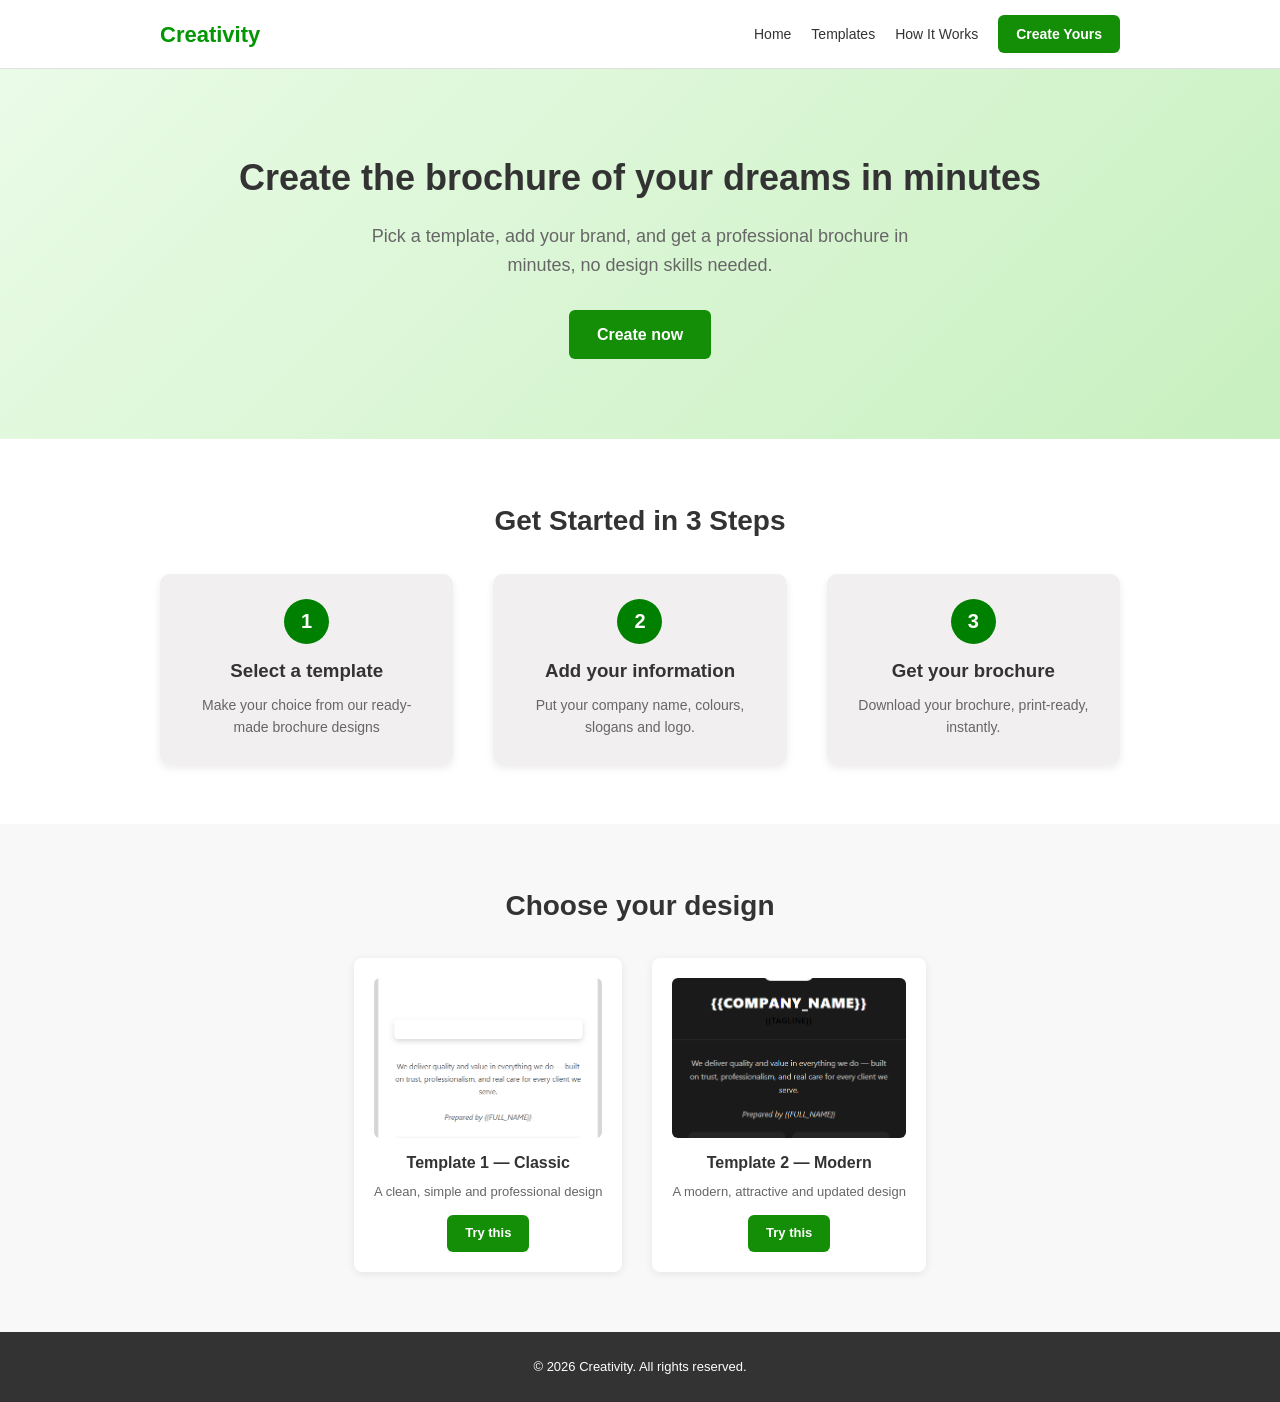
<file: index.html>
<!DOCTYPE html>
<html lang="en">
<head>
    <meta charset="UTF-8">
    <meta name="viewport" content="width=device-width, initial-scale=1.0">
    <title>Creativity — Brochure Generator</title>
    <link rel="stylesheet" href="assets/css/style.css">
</head>
<body>

    <div class="header">
        <div class="container">
            <div class="logo">Creativity</div>
            <div class="nav">
                <a href="index.html">Home</a>
                <a href="#templates">Templates</a>
                <a href="#how">How It Works</a>
                <a href="test.html" class="btn-small" style="color: white;">Create Yours</a>
            </div>
        </div>
    </div>

    <div class="hero">
        <div class="container">
            <h1>Create the brochure of your dreams in minutes</h1>
            <p class="hero-sub">Pick a template, add your brand, and get a professional brochure in minutes,
                 no design skills needed.</p>
            <a href="test.html" class="btn">Create now</a>
        </div>
    </div>

    <div id="how" class="section">
        <div class="container">
            <h2>Get Started in 3 Steps</h2>
            <div class="steps">
                <div class="step">
                    <div class="step-num">1</div>
                    <h3>Select a template</h3>
                    <p>Make your choice from our ready-made brochure designs</p>
                </div>
                <div class="step">
                    <div class="step-num">2</div>
                    <h3>Add your information</h3>
                    <p> Put your company name, colours, slogans and logo.</p>
                </div>
                <div class="step">
                    <div class="step-num">3</div>
                    <h3>Get your brochure</h3>
                    <p>Download your brochure, print-ready, instantly.</p>
                </div>
            </div>
        </div>
    </div>

    <div id="templates" class="section grey">
        <div class="container">
            <h2>Choose your design</h2>
            <div class="template-grid">
               <div class="template-card">
                    <img src="assets/images/template1-preview (1).png" alt="Template 1 — Classic preview" class="template-box">
                    <h3>Template 1 — Classic</h3>
                    <p>A clean, simple and professional design </p>
                    <a href="test.html?model=model1" class="btn-small">Try this</a>
                </div>
                <div class="template-card">
                    <img src="assets/images/template2-preview (2).png" alt="Template 2 — Modern preview" class="template-box">
                    <h3>Template 2 — Modern</h3>
                    <p>A modern, attractive and updated design</p>
                    <a href="test.html?model=model2" class="btn-small">Try this</a>
                </div>
            </div>
        </div>
    </div>

    <div class="footer">
        <div class="container">
            <p>&copy; 2026 Creativity. All rights reserved.</p>
        </div>
    </div>

   
    <script src="assets/js/script.js"></script>
</body>
</html>
</file>
<file: assets/css/style.css>
/* =========================================== */
/* Creativity Brochure Generator — Stylesheet     */
/* =========================================== */
/*                                             */
/* This is a simple starting stylesheet.       */
/* Change colours, fonts, and spacing below.   */
/*                                             */
/* =========================================== */

/* ─── Reset ──────────────────────────────── */

* {
    margin: 0;
    padding: 0;
    box-sizing: border-box;
}

body {
    font-family:Arial, Helvetica, sans-serif;
    color: #333333;
    background: #ffffff;
    line-height: 1.6;
}

img {
    max-width: 100%;
    display: block;
}

a {
    color: #008000;
    text-decoration: none;

}

a:hover {
    text-decoration: none;
}

/* ─── Layout helpers ─────────────────────── */

.container {
    max-width: 1000px;
    margin: 0 auto;
    padding: 0 20px;
}

/* ─── Header ─────────────────────────────── */

.header {
    background: #ffffff;
    border-bottom: 1px solid #e0e0e0;
    padding: 15px 0;
}

.header .container {
    display: flex;
    justify-content: space-between;
    align-items: center;
}

.logo {
    font-size: 22px;
    font-weight: bold;
    color: #039603;
}

.nav {
    display: flex;
    gap: 20px;
    align-items: center;
}

.nav a {
    color: #333333;
    font-size: 14px;
}

a:hover {
    color: #d65c0b;
}

/* ─── Buttons ────────────────────────────── */

.btn, .btn-small {
    display: inline-block;
    background: #148e07;
    color: #ffffff;
    padding: 12px 28px;
    border-radius: 6px;
    font-weight: bold;
}

.btn-small {
    padding: 8px 18px;
    font-size: 13px;
    color: white;
}

.btn:hover, .btn-small:hover {
    background: #610bd3;
    text-decoration: none;
}

/* ─── Hero ───────────────────────────────── */

.hero {
         background: linear-gradient(135deg, #eafbe7 0%, #c8f0c0 100%);

    padding: 80px 0;
    text-align: center;
}

.hero h1 {
    font-size: 36px;
    margin-bottom: 15px;
}

.hero-sub {
    font-size: 18px;
    color: #666666;
    max-width: 550px;
    margin: 0 auto 30px;
}

/* ─── Sections ───────────────────────────── */

.section {
    padding: 60px 0;
    text-align: center;
}

.section h2 {
    font-size: 28px;
    margin-bottom: 10px;
}

.grey {
    background: #f8f8f8;
}

/* ─── Steps (How It Works) ──────────────── */

.steps {
    display: flex;
    gap: 40px;
    justify-content: center;
    margin-top: 30px;
}

.step {
    flex: 1;
    max-width: 300px;
    background: #f1efef;
    padding: 25px;
    border-radius: 10px;
    box-shadow: 0 4px 8px rgba(0,0,0,0.08);
}


.step-num {
    width: 45px;
    height: 45px;
    background: #008000;
    color: #ffffff;
    font-size: 20px;
    font-weight: bold;
    border-radius: 50%;
    display: flex;
    align-items: center;
    justify-content: center;
    margin: 0 auto 12px;
}

.step h3 {
    margin-bottom: 8px;
}

.step p {
    color: #666666;
    font-size: 14px;
}

/* ─── Template grid ─────────────────────── */

.template-grid {
    display: flex;
    gap: 30px;
    justify-content: center;
    margin-top: 30px;
}

.template-card {
    background: #ffffff;
    border-radius: 8px;
    padding: 20px;
    max-width: 300px;
    box-shadow: 0 2px 8px rgba(0,0,0,0.08);
}

.template-box {
    height: 160px;
    border-radius: 6px;
    display: flex;
    align-items: center;
    justify-content: center;
    color: #ffffff;
    font-weight: bold;
    margin-bottom: 12px;
}

.box-1 {
    background: #028b20;
}

.box-2 {
    background: #1118e0;
}

.template-card h3 {
    margin-bottom: 6px;
    font-size: 16px;
}

.template-card p {
    font-size: 13px;
    color: #666666;
    margin-bottom: 12px;
}

/* ─── Builder page ──────────────────────── */

.builder {
    padding: 40px 0;
}

.builder h1 {
    text-align: center;
    margin-bottom: 5px;
}

.page-sub {
    text-align: center;
    color: #666666;
    margin-bottom: 30px;
}

.form-section {
    background: #f8f8f8;
    border-radius: 8px;
    padding: 25px;
    margin-bottom: 20px;
}

.form-section h2 {
    font-size: 18px;
    margin-bottom: 15px;
    color: #008000;
}

.field {
    margin-bottom: 15px;
}

.field label {
    display: block;
    font-weight: bold;
    margin-bottom: 4px;
    font-size: 14px;
}

.field input[type="text"],
.field input[type="email"],
.field input[type="tel"] {
    width: 100%;
    padding: 10px;
    border: 1px solid #cccccc;
    border-radius: 5px;
    font-size: 15px;
}

.field input[type="color"] {
    width: 50px;
    height: 35px;
    border: 1px solid #cccccc;
    border-radius: 4px;
    vertical-align: middle;
}

.hint {
    font-size: 12px;
    color: #999999;
    margin-top: 3px;
}

.row {
    display: flex;
    gap: 20px;
}

.row .field {
    flex: 1;
}

/* ─── Swatches (colour preview) ─────────── */

.swatch {
    width: 30px;
    height: 30px;
    border-radius: 4px;
    border: 1px solid #cccccc;
    display: inline-block;
    vertical-align: middle;
    margin-left: 8px;
}

/* ─── Model selector ────────────────────── */

.model-option {
    display: inline-block;
    background: #ffffff;
    border: 2px solid #e0e0e0;
    border-radius: 8px;
    padding: 12px;
    margin-right: 15px;
    margin-bottom: 10px;
    cursor: pointer;
}

.model-option input[type="radio"] {
    display: none;
}

.model-option input[type="radio"]:checked + .model-preview {
    outline: 3px solid #3B82F6;
    outline-offset: 2px;
}

.model-preview {
    display: block;
    width: 150px;
    height: 100px;
    border-radius: 4px;
    display: flex;
    align-items: center;
    justify-content: center;
    color: #ffffff;
    font-weight: bold;
    margin-bottom: 6px;
}

/* ─── Action row ────────────────────────── */

.action-row {
    text-align: center;
}

/* ─── Footer ────────────────────────────── */

.footer {
    background: #333333;
    color: #ffffff;
    padding: 25px 0;
    text-align: center;
    font-size: 13px;
}

.footer a {
    color: #3B82F6;
}

/* ─── Mobile ────────────────────────────── */

@media (max-width: 700px) {
    .steps, .template-grid {
        flex-direction: column;
        align-items: center;
    }

    .row {
        flex-direction: column;
        gap: 0;
    }

    .hero h1 {
        font-size: 26px;
    }

    .header .container {
        flex-direction: column;
        gap: 10px;
    }
}
.model-preview {
    width: 150px;
    height: 100px;
    border-radius: 4px;
    overflow: hidden;
    display: flex;
    align-items: center;
    justify-content: center;
    margin-bottom: 6px;
}

.model-preview img {
    width: 100%;
    height: 100%;
    object-fit: cover;
    display: block;
}
.template-box {
    height: 160px;
    border-radius: 6px;
    margin-bottom: 12px;
    width: 100%;
    object-fit: cover;
    display: block;
}
</file>
